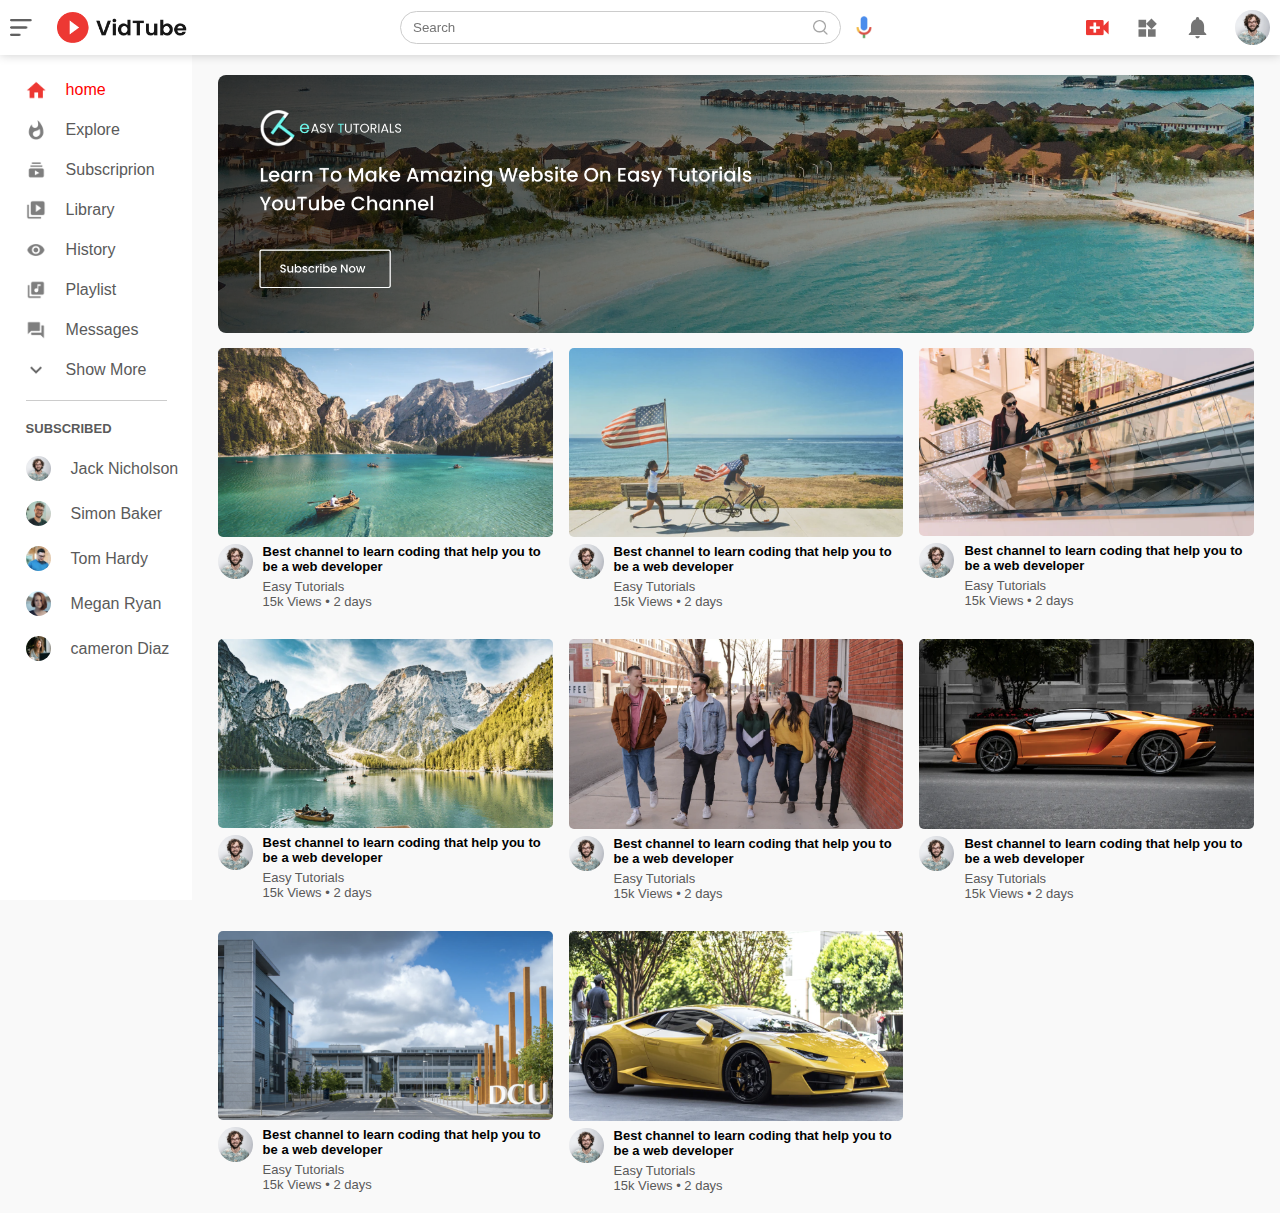
<file: index.html>
<html lang="en">
<head>
    <meta charset="UTF-8">
    <meta http-equiv="X-UA-Compatible" content="IE=edge">
    <meta name="viewport" content="width=device-width, initial-scale=1.0">
    <title>Hi"Tube</title>
    <link rel="stylesheet" href="style.css">
</head>
<body>
    <nav class="flex-div">
        <div class="nav-left flex-div">
            <img src="images/menu.png" class="menu-icon" alt="menu" >
            <img src="images/logo.png" class="logo" alt="logo" >
        </div>
        <div class="nav-middle flex-div">
            <div class="search-box flex-div">
                <input type="text" placeholder="Search">
                <img src="images/search.png" alt="Search" >
            </div>
            <img src="images/voice-search.png" alt="voice-search" class="mic-icon">
        </div>
        <div class="nav-right flex-div">
            <img src="images/upload.png" alt="upload" >
            <img src="images/more.png" alt="more" >
            <img src="images/notification.png" alt="notification" >
            <img src="images/Jack.png" class="user-icon" alt="username" >
        </div>
    </nav>
    <!-- sidebar -->
    <div class="sidebar">
        <div class="shortcut-links">
            <a href=""><img src="images/home.png" alt="home"><p>home</p></a>
            <a href=""><img src="images/explore.png" alt="home"><p>Explore</p></a>
            <a href=""><img src="images/subscriprion.png" alt="home"><p>Subscriprion</p></a>
            <a href=""><img src="images/library.png" alt="home"><p>Library</p></a>
            <a href=""><img src="images/history.png" alt="home"><p>History</p></a>
            <a href=""><img src="images/playlist.png" alt="home"><p>Playlist</p></a>
            <a href=""><img src="images/messages.png" alt="home"><p>Messages</p></a>
            <a href=""><img src="images/show-more.png" alt="home"><p>Show More</p></a>
            <hr>
        </div>
        <div class="subscribed-list">
            <h3>SUBSCRIBED</h3>
            <a href=""><img src="images/Jack.png" alt=""><p>Jack Nicholson</p></a>
            <a href=""><img src="images/simon.png" alt=""><p>Simon Baker</p></a>
            <a href=""><img src="images/tom.png" alt=""><p>Tom Hardy</p></a>
            <a href=""><img src="images/megan.png" alt=""><p>Megan Ryan</p></a>
            <a href=""><img src="images/cameron.png" alt=""><p>cameron Diaz</p></a>
        </div>
    </div>

    <!-- -----------main------------- -->
    <div class="container">
        <div class="banner">
            <img src="images/banner.png" alt="banner">
        </div>

        <div class="list-container">
            <div class="vid-list">
                <a href="play-video.html"><img src="images/thumbnail1.png" class="thumbnail" alt="thumbnail" alt="thumbnail1"></a>
                <div class="flex-div">
                    <img src="images/Jack.png" alt="username">
                    <div class="vid-info">
                        <a href="play-video.html">Best channel to learn coding that help you to be a web developer</a>
                        <p>Easy Tutorials</p>
                        <p>15k Views &bull; 2 days</p>
                    </div>
                </div>
            </div>
            <div class="vid-list">
                <a href=""><img src="images/thumbnail2.png" class="thumbnail" alt="thumbnail" alt="thumbnail1"></a>
                <div class="flex-div">
                    <img src="images/Jack.png" alt="username">
                    <div class="vid-info">
                        <a href="">Best channel to learn coding that help you to be a web developer</a>
                        <p>Easy Tutorials</p>
                        <p>15k Views &bull; 2 days</p>
                    </div>
                </div>
            </div>
            <div class="vid-list">
                <a href=""><img src="images/thumbnail3.png" class="thumbnail" alt="thumbnail" alt="thumbnail1"></a>
                <div class="flex-div">
                    <img src="images/Jack.png" alt="username">
                    <div class="vid-info">
                        <a href="">Best channel to learn coding that help you to be a web developer</a>
                        <p>Easy Tutorials</p>
                        <p>15k Views &bull; 2 days</p>
                    </div>
                </div>
            </div>
            <div class="vid-list">
                <a href=""><img src="images/thumbnail4.png" class="thumbnail" alt="thumbnail" alt="thumbnail1"></a>
                <div class="flex-div">
                    <img src="images/Jack.png" alt="username">
                    <div class="vid-info">
                        <a href="">Best channel to learn coding that help you to be a web developer</a>
                        <p>Easy Tutorials</p>
                        <p>15k Views &bull; 2 days</p>
                    </div>
                </div>
            </div>
            <div class="vid-list">
                <a href=""><img src="images/thumbnail5.png" class="thumbnail" alt="thumbnail" alt="thumbnail1"></a>
                <div class="flex-div">
                    <img src="images/Jack.png" alt="username">
                    <div class="vid-info">
                        <a href="">Best channel to learn coding that help you to be a web developer</a>
                        <p>Easy Tutorials</p>
                        <p>15k Views &bull; 2 days</p>
                    </div>
                </div>
            </div>
            <div class="vid-list">
                <a href=""><img src="images/thumbnail6.png" class="thumbnail" alt="thumbnail" alt="thumbnail1"></a>
                <div class="flex-div">
                    <img src="images/Jack.png" alt="username">
                    <div class="vid-info">
                        <a href="">Best channel to learn coding that help you to be a web developer</a>
                        <p>Easy Tutorials</p>
                        <p>15k Views &bull; 2 days</p>
                    </div>
                </div>
            </div>
            <div class="vid-list">
                <a href=""><img src="images/thumbnail7.png" class="thumbnail" alt="thumbnail" alt="thumbnail1"></a>
                <div class="flex-div">
                    <img src="images/Jack.png" alt="username">
                    <div class="vid-info">
                        <a href="">Best channel to learn coding that help you to be a web developer</a>
                        <p>Easy Tutorials</p>
                        <p>15k Views &bull; 2 days</p>
                    </div>
                </div>
            </div>
            <div class="vid-list">
                <a href=""><img src="images/thumbnail8.png" class="thumbnail" alt="thumbnail" alt="thumbnail1"></a>
                <div class="flex-div">
                    <img src="images/Jack.png" alt="username">
                    <div class="vid-info">
                        <a href="">Best channel to learn coding that help you to be a web developer</a>
                        <p>Easy Tutorials</p>
                        <p>15k Views &bull; 2 days</p>
                    </div>
                </div>
            </div>
        </div>
        
    </div>
    <script src="script.js"></script>
</body>
</html>
</file>
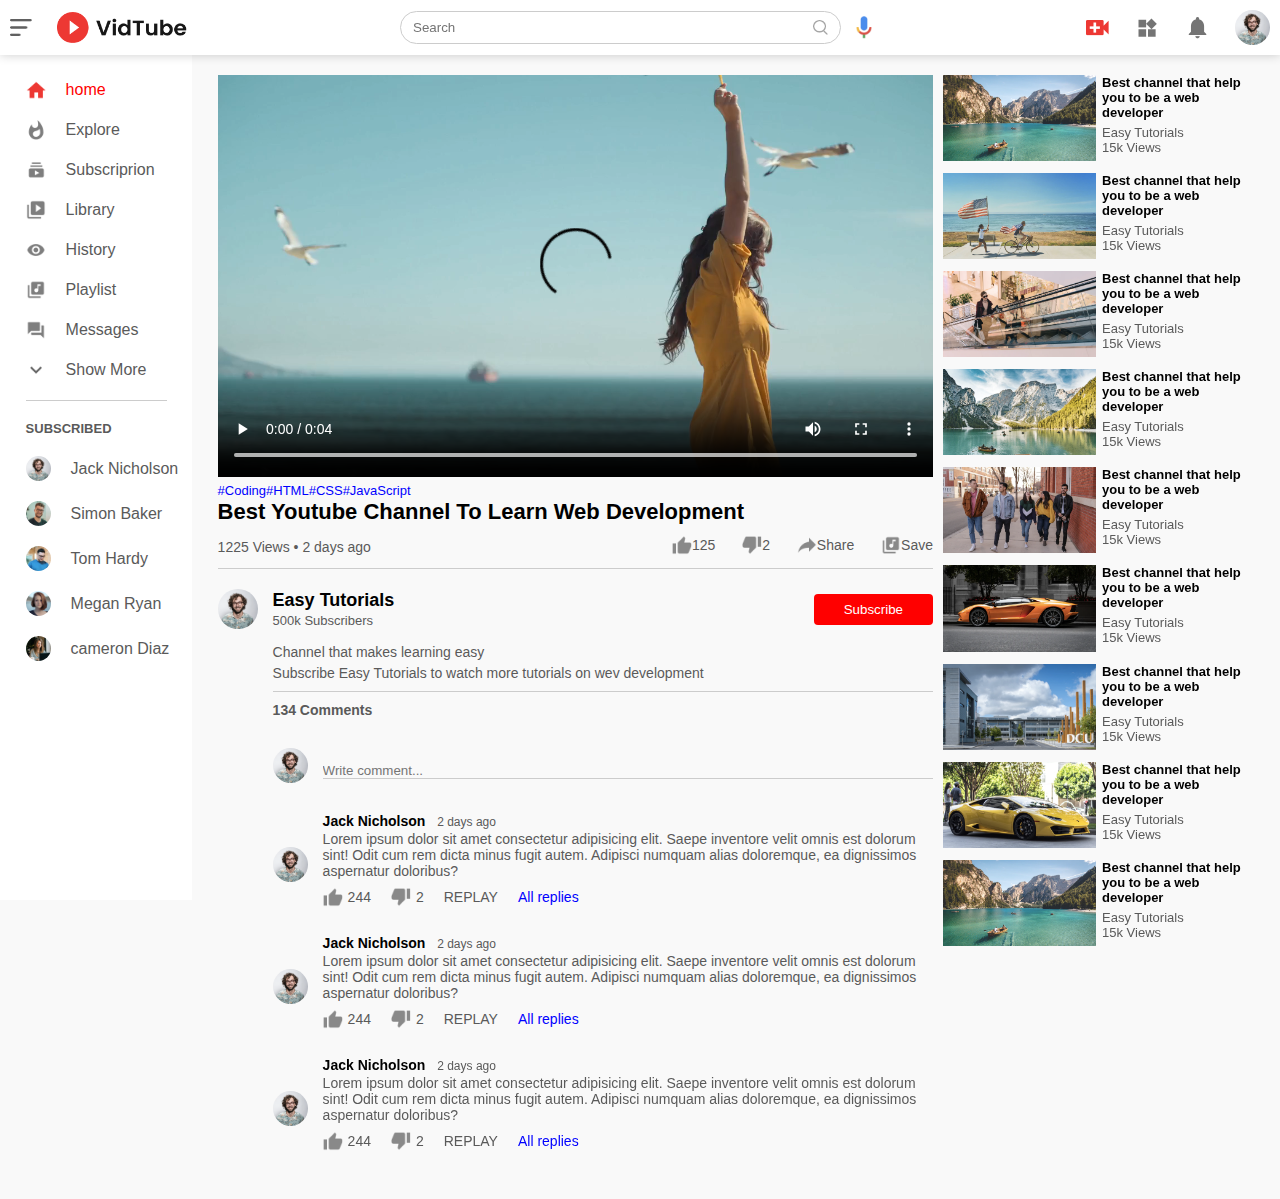
<file: play-video.html>
<!DOCTYPE html>
<html lang="en">
<head>
    <meta charset="UTF-8">
    <meta http-equiv="X-UA-Compatible" content="IE=edge">
    <meta name="viewport" content="width=device-width, initial-scale=1.0">
    <title>Play Video - Easy Tutorials Youtube Channel</title>
    <link rel="stylesheet" href="style.css">
</head>
<body>
    <nav class="flex-div">
        <div class="nav-left flex-div">
            <img src="images/menu.png" class="menu-icon" alt="menu" >
            <img src="images/logo.png" class="logo" alt="logo" >
        </div>
        <div class="nav-middle flex-div">
            <div class="search-box flex-div">
                <input type="text" placeholder="Search">
                <img src="images/search.png" alt="Search" >
            </div>
            <img src="images/voice-search.png" alt="voice-search" class="mic-icon">
        </div>
        <div class="nav-right flex-div">
            <img src="images/upload.png" alt="upload" >
            <img src="images/more.png" alt="more" >
            <img src="images/notification.png" alt="notification" >
            <img src="images/Jack.png" class="user-icon" alt="username" >
        </div>
    </nav>

    <div class="sidebar">
        <div class="shortcut-links">
            <a href=""><img src="images/home.png" alt="home"><p>home</p></a>
            <a href=""><img src="images/explore.png" alt="home"><p>Explore</p></a>
            <a href=""><img src="images/subscriprion.png" alt="home"><p>Subscriprion</p></a>
            <a href=""><img src="images/library.png" alt="home"><p>Library</p></a>
            <a href=""><img src="images/history.png" alt="home"><p>History</p></a>
            <a href=""><img src="images/playlist.png" alt="home"><p>Playlist</p></a>
            <a href=""><img src="images/messages.png" alt="home"><p>Messages</p></a>
            <a href=""><img src="images/show-more.png" alt="home"><p>Show More</p></a>
            <hr>
        </div>
        <div class="subscribed-list">
            <h3>SUBSCRIBED</h3>
            <a href=""><img src="images/Jack.png" alt=""><p>Jack Nicholson</p></a>
            <a href=""><img src="images/simon.png" alt=""><p>Simon Baker</p></a>
            <a href=""><img src="images/tom.png" alt=""><p>Tom Hardy</p></a>
            <a href=""><img src="images/megan.png" alt=""><p>Megan Ryan</p></a>
            <a href=""><img src="images/cameron.png" alt=""><p>cameron Diaz</p></a>
        </div>
    </div>


    <div class="container play-contianer">
        <div class="row">
            <div class="play-video">
                <video controls autoplay>
                    <source src="images/video.mp4" type="video/mp4">
                </video>
                <div class="tags">
                    <a href="">#Coding</a><a href="">#HTML</a><a href="">#CSS</a><a href="">#JavaScript</a>
                </div>
                <h3>Best Youtube Channel To Learn Web Development</h3>
                <div class="play-video-info">
                    <p>1225 Views &bull; 2 days ago</p>
                    <div>
                        <a href=""><img src="images/like.png">125</a>
                        <a href=""><img src="images/dislike.png">2</a>
                        <a href=""><img src="images/share.png">Share</a>
                        <a href=""><img src="images/save.png">Save</a>
                    </div>
                </div>
                <hr >
                <div class="plublisher">
                    <img src="images/Jack.png" alt="">
                    <div>
                        <p>Easy Tutorials</p>
                        <span>500k Subscribers</span>
                    </div>
                    <button type="button">Subscribe</button>
                </div>
                <div class="vid-description">
                    <p>Channel that makes learning easy</p>
                    <p>Subscribe Easy Tutorials to watch more tutorials on wev development</p>
                    <hr>
                    <h4>134 Comments</h4>
                    
                    <div class="add-comment">
                        <img src="images/Jack.png" alt="">
                        <input type="text" placeholder="Write comment...">
                    </div>
                    <div class="old-comment">
                        <img src="images/Jack.png" alt="">
                        <div>
                            <h3>Jack Nicholson <span>2 days ago</span></h3>
                            <p>
                                Lorem ipsum dolor sit amet consectetur adipisicing elit. Saepe inventore velit omnis est dolorum sint! Odit cum rem dicta minus fugit autem. Adipisci numquam alias doloremque, ea dignissimos aspernatur doloribus?
                            </p>
                            <div class="comment-action">
                                <img src="images/like.png" alt="">
                                <span>244</span>
                                <img src="images/dislike.png" alt="">
                                <span>2</span>
                                <span>REPLAY</span>
                                <a href="">All replies</a>
                            </div>
                        </div>
                    </div>
                    <div class="old-comment">
                        <img src="images/Jack.png" alt="">
                        <div>
                            <h3>Jack Nicholson <span>2 days ago</span></h3>
                            <p>
                                Lorem ipsum dolor sit amet consectetur adipisicing elit. Saepe inventore velit omnis est dolorum sint! Odit cum rem dicta minus fugit autem. Adipisci numquam alias doloremque, ea dignissimos aspernatur doloribus?
                            </p>
                            <div class="comment-action">
                                <img src="images/like.png" alt="">
                                <span>244</span>
                                <img src="images/dislike.png" alt="">
                                <span>2</span>
                                <span>REPLAY</span>
                                <a href="">All replies</a>
                            </div>
                        </div>
                    </div>
                    <div class="old-comment">
                        <img src="images/Jack.png" alt="">
                        <div>
                            <h3>Jack Nicholson <span>2 days ago</span></h3>
                            <p>
                                Lorem ipsum dolor sit amet consectetur adipisicing elit. Saepe inventore velit omnis est dolorum sint! Odit cum rem dicta minus fugit autem. Adipisci numquam alias doloremque, ea dignissimos aspernatur doloribus?
                            </p>
                            <div class="comment-action">
                                <img src="images/like.png" alt="">
                                <span>244</span>
                                <img src="images/dislike.png" alt="">
                                <span>2</span>
                                <span>REPLAY</span>
                                <a href="">All replies</a>
                            </div>
                        </div>
                    </div>
                </div>
            </div>
            <div class="right-sidebar">

                <div class="side-video-list">
                    <a href="" class="small-thumbnail"><img src="images/thumbnail1.png" alt="thumbnail1"></a>
                    
                    <div class="vid-info">
                        <a href="">Best channel that help you to be a web developer</a>
                        <p>Easy Tutorials</p>
                        <p>15k Views</p>
                    </div>
                </div>
                <div class="side-video-list">
                    <a href="" class="small-thumbnail"><img src="images/thumbnail2.png" alt="thumbnail1"></a>
                    
                    <div class="vid-info">
                        <a href="">Best channel that help you to be a web developer</a>
                        <p>Easy Tutorials</p>
                        <p>15k Views</p>
                    </div>
                </div>
                <div class="side-video-list">
                    <a href="" class="small-thumbnail"><img src="images/thumbnail3.png" alt="thumbnail1"></a>
                    
                    <div class="vid-info">
                        <a href="">Best channel that help you to be a web developer</a>
                        <p>Easy Tutorials</p>
                        <p>15k Views</p>
                    </div>
                </div>
                <div class="side-video-list">
                    <a href="" class="small-thumbnail"><img src="images/thumbnail4.png" alt="thumbnail1"></a>
                    
                    <div class="vid-info">
                        <a href="">Best channel that help you to be a web developer</a>
                        <p>Easy Tutorials</p>
                        <p>15k Views</p>
                    </div>
                </div>
                <div class="side-video-list">
                    <a href="" class="small-thumbnail"><img src="images/thumbnail5.png" alt="thumbnail1"></a>
                    
                    <div class="vid-info">
                        <a href="">Best channel that help you to be a web developer</a>
                        <p>Easy Tutorials</p>
                        <p>15k Views</p>
                    </div>
                </div>
                <div class="side-video-list">
                    <a href="" class="small-thumbnail"><img src="images/thumbnail6.png" alt="thumbnail1"></a>
                    
                    <div class="vid-info">
                        <a href="">Best channel that help you to be a web developer</a>
                        <p>Easy Tutorials</p>
                        <p>15k Views</p>
                    </div>
                </div>
                <div class="side-video-list">
                    <a href="" class="small-thumbnail"><img src="images/thumbnail7.png" alt="thumbnail1"></a>
                    
                    <div class="vid-info">
                        <a href="">Best channel that help you to be a web developer</a>
                        <p>Easy Tutorials</p>
                        <p>15k Views</p>
                    </div>
                </div>
                <div class="side-video-list">
                    <a href="" class="small-thumbnail"><img src="images/thumbnail8.png" alt="thumbnail1"></a>
                    
                    <div class="vid-info">
                        <a href="">Best channel that help you to be a web developer</a>
                        <p>Easy Tutorials</p>
                        <p>15k Views</p>
                    </div>
                </div>
                <div class="side-video-list">
                    <a href="" class="small-thumbnail"><img src="images/thumbnail1.png" alt="thumbnail1"></a>
                    
                    <div class="vid-info">
                        <a href="">Best channel that help you to be a web developer</a>
                        <p>Easy Tutorials</p>
                        <p>15k Views</p>
                    </div>
                </div>
            </div>
        </div>
    </div>
</body>
</html>
</file>
<file: style.css>
*{
    margin: 0;
    padding: 0;
    font-family: 'poppins',sans-serif;
    box-sizing: border-box;
}

a{
    text-decoration: none;
    color: #5a5a5a;
}

img{
    cursor: pointer;
}

.flex-div{
    display: flex;
    align-items: center;
}

nav{
    padding: 10px;
    justify-content: space-between;
    box-shadow: 0 0 10px rgba(0,0,0,0.2);
    background: #fff;
    position: sticky;
    top: 0;
    z-index: 10;
}

.nav-right img{
    width: 25px;
    margin-right: 25px;
}

.nav-right .user-icon {
    width: 35px;
    border-radius: 50%;
    margin-right: 0;
}

.nav-left .menu-icon {
    width: 22px;
    margin-right: 25px;
}

.nav-left .logo {
    width: 130px;
}

.nav-middle .mic-icon{
    width: 16px;
}

.nav-middle .search-box {
    border: 1px solid #ccc;
    margin-right: 15px;
    padding: 8px 12px;
    border-radius: 25px;
}

.nav-middle .search-box input {
    width: 400px;
    border: 0;
    outline: 0;
    background: transparent;
}

.nav-middle .search-box img {
    width: 15px;
}

/* ----------sidebar----------- */

.sidebar{
    background: #fff;
    width: 15%;
    height: 100vh;
    position: fixed;
    top: 0;
    padding-left: 2%;
    padding-top: 80px;
}

.shortcut-links a img {
    width: 20px;
    margin-right: 20px;
}

.shortcut-links a {
    display: flex;
    align-items: center;
    margin-bottom: 20px;
    width: fit-content;
    flex-wrap: wrap;
}

.shortcut-links a:first-child{
    color: red;
}

.sidebar hr {
    border: 0;
    height: 1px;
    background: #ccc;
    width: 85%;
}

.subscribed-list h3 {
    font-size: 13px;
    margin: 20px 0;
    color: #5a5a5a;
}

.subscribed-list a {
    display: flex;
    align-items: center;
    margin-bottom: 20px;
    width: fit-content;
    flex-wrap: wrap;
}

.subscribed-list a img {
    width: 25px;
    border-radius: 50%;
    margin-right: 20px;
}

.small-sidebar {
    width: 5%;
}

.small-sidebar a p {
    display: none;
}

.small-sidebar h3{
    display: none;
}

.small-sidebar hr{
    width: 50%;
    margin-bottom: 25px;
}


/* --------main------------ */

.container {
    background: #f9f9f9;
    width: 100%;
    padding-left: 17%;
    padding-right: 2%;
    padding-top: 20px;
    padding-bottom: 20px;
}

.large_container{
    padding-left: 7%;
}

.banner {
    width: 100%;
}

.banner img{
    width: 100%;
    border-radius: 8px;
}

.list-container {
    display: grid;
    grid-template-columns: repeat(auto-fit, minmax(250px , 1fr));
    grid-column-gap: 16px;
    grid-row-gap: 30px;
    margin-top: 15px;
}

.vid-list .thumbnail {
    width: 100%;
    border-radius: 5px;

}

.vid-list .flex-div {
    align-items: flex-start;
    margin-top: 7px;
}

.vid-list .flex-div img{
    width: 35px;
    margin-right: 10px;
    border-radius: 50%;
}

.vid-info {
    color: #5a5a5a;
    font-size: 13px;
}

.vid-info a{
    color: #000;
    font-weight: 600;
    display: block;
    margin-bottom: 5px;
}

@media (max-width: 900px) {
    .menu-icon{
        display: none;
    }
    .sidebar{
        display: none;
    }
    .container, .large_container{
        padding-left: 5%;
        padding-right: 5%;
    }
    .nav-right img {
        display: none;
    }
    .nav-right .user-icon{
        display: block;
        width: 30px;
    }
    .nav-middle .search-box input {
        width: 100px;
    }
    .nav-middle .mic-icon{
        display: none;
    }
    .logo{
        width: 90px;
    }
}


/* ------------ play video page ------------- */

.play-container {
    padding-left: 2%;
}

.row{
    display: flex;
    justify-content: space-between;
    flex-wrap: wrap;
}

.play-video{
    flex-basis: 69%;
}

.right-sidebar{
    flex-basis: 30%;
}

.play-video video {
    width: 100%;
}

.side-video-list{
    display: flex;
    justify-content: space-between;
    margin-bottom: 8px;
}

.side-video-list img {
    width: 100%;
}

.side-video-list .small-thumbnail{
    flex-basis: 49%;
}

.side-video-list .vid-info{
    flex-basis: 49%;
}

.play-video .tags a {
    color: #0000ff;
    font-size: 13px;
}

.play-video h3{
    font-weight: 600;
    font-size: 22px;
}

.play-video .play-video-info{
    display: flex;
    align-items: center;
    justify-content: space-between;
    flex-wrap: wrap;
    margin-top: 10px;
    font-size: 14px;
    color: #5a5a5a;
}

.play-video .play-video-info a img{
    width: 20px;
    margin-left: 8px;
}

.play-video .play-video-info a{
    display: inline-flex;
    align-items: center;
    margin-left: 15px;
}

.play-video hr {
    border: 0;
    height: 1px;
    background: #ccc;
    margin: 10px 0;
}

.plublisher{
    display: flex;
    align-items: center;
    margin-top: 20px;
}

.plublisher div{
    flex: 1;
}

.plublisher img {
    width: 40px;
    border-radius: 50%;
    margin-right: 15px;
}

.plublisher div p {
    color: #000;
    font-weight: 600;
    font-size: 18px;
}

.plublisher div span {
    font-size: 13px;
    color: #5a5a5a;
}

.plublisher button {
    background: red;
    color: #fff;
    padding: 8px 30px;
    border: 0;
    outline: 0;
    border-radius: 4px;
    cursor: pointer;
}

.vid-description{
    padding-left: 55px;
    margin: 15px 0;
}

.vid-description p {
    font-size: 14px;
    margin-bottom: 5px;
    color: #5a5a5a;
}

.vid-description h4{
    font-size: 14px;
    color: #5a5a5a;

}

.add-comment{
    display: flex;
    align-items: center;
    margin: 30px 0;
}

.add-comment img {
    width: 35px;
    border-radius: 50%;
    margin-right: 15px;
}

.add-comment input{
    border: 0;
    outline: 0;
    border-bottom: 1px solid #ccc;
    width: 100%;
    padding-top: 10px;
    background: transparent;
}

.old-comment{
    display: flex;
    align-items: center;
    margin: 20px 0;
}

.old-comment img{
    width: 35px;
    border-radius: 50%;
    margin-right: 15px;
}

.old-comment h3{
    font-size: 14px;
    margin-bottom: 2px;
}

.old-comment h3 span {
    font-size: 12px;
    color: #5a5a5a;
    font-weight: 500;
    margin-left: 8px;
}

.old-comment .comment-action{
    display: flex;
    align-items: center;
    margin: 8px 0;
    font-size: 14px;
}

.old-comment .comment-action img {
    border-radius: 0;
    width: 20px;
    margin-right: 5px;
}

.old-comment .comment-action span{
    margin-right: 20px;
    color: #5a5a5a;
}

.old-comment .comment-action a {
    color: #0000ff;

}

@media (max-width: 900px) {
    .play-video{
        flex-basis: 100%;
    }
    .right-sidebar{
        flex-basis: 100%;
    }
    .play-container{
        padding-left: 5%;
    }
    .vid-description{
        padding-left: 0;
    }
    .play-video .play-video-info a{
        margin-left: 0;
        margin-right: 15px;
        margin-top: 15px;
    }
}
</file>
